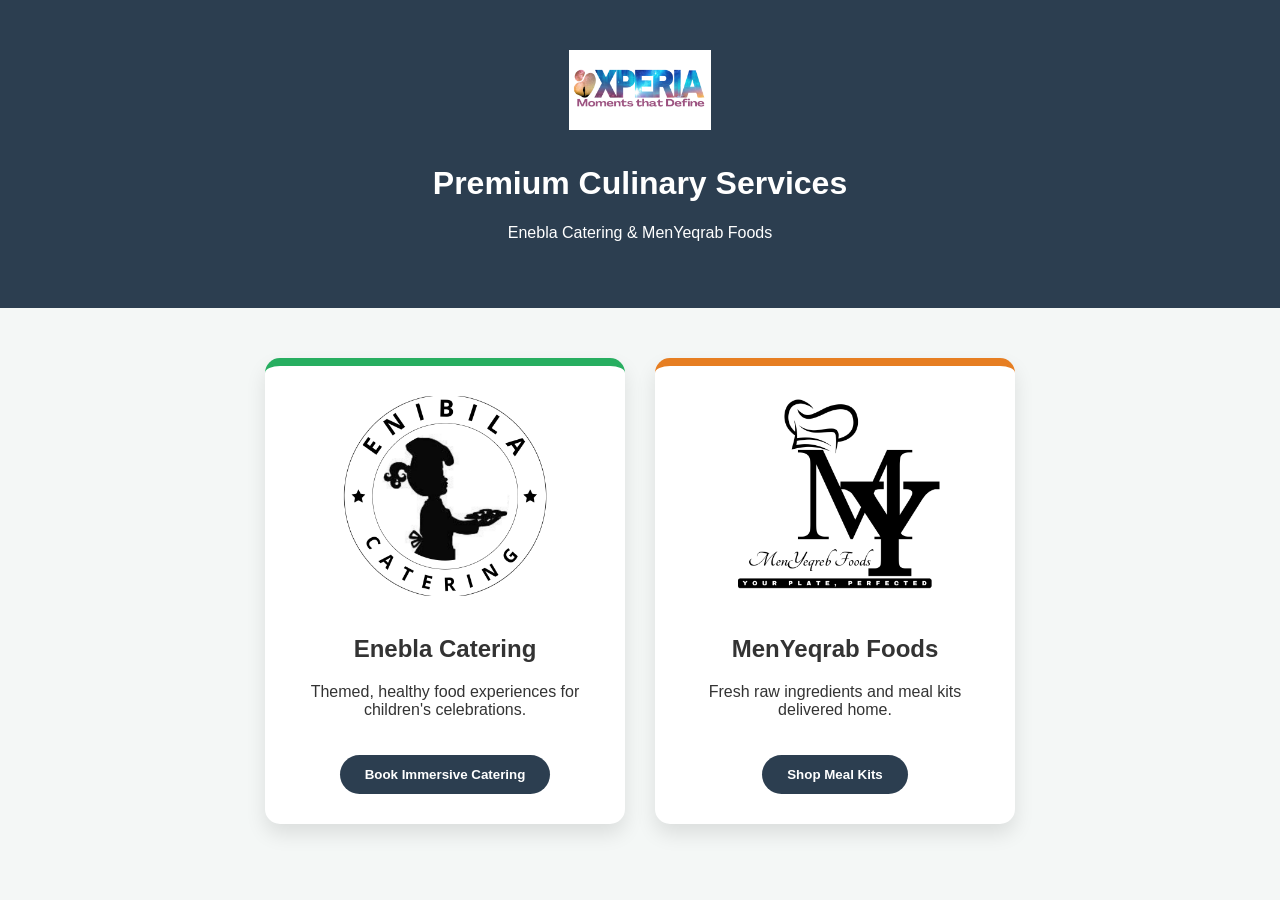
<file: index.html>
<!DOCTYPE html>
<html lang="en">
<head>
    <meta charset="UTF-8">
    <meta name="viewport" content="width=device-width, initial-scale=1.0">
    <title>Enebla & MenYeqrab | Home</title>
    <style>
        /* DESIGN SECTION */
        body { font-family: 'Segoe UI', sans-serif; margin: 0; background: #f4f7f6; color: #333; text-align: center; }
        header { background: #2c3e50; color: white; padding: 50px 20px; }
        
        .container { display: flex; justify-content: center; gap: 30px; padding: 50px 20px; flex-wrap: wrap; }
        
        .card { 
            background: white; padding: 30px; border-radius: 15px; width: 300px; 
            box-shadow: 0 10px 20px rgba(0,0,0,0.1); border-top: 8px solid #27ae60; 
        }
        .card.menyeqrab { border-top-color: #e67e22; }
        
        button { 
            background: #2c3e50; color: white; border: none; padding: 12px 25px; 
            border-radius: 25px; cursor: pointer; font-weight: bold; margin-top: 20px; 
        }
        button:hover { background: #a822e6; }

        /* FORM SECTION (Hidden until button is clicked) */
        #contact-form { 
            display: none; position: fixed; top: 50%; left: 50%; 
            transform: translate(-50%, -50%); background: white; 
            padding: 30px; border-radius: 15px; box-shadow: 0 0 50px rgba(0,0,0,0.5); z-index: 100;
        }
        input, textarea { width: 90%; margin: 10px 0; padding: 10px; border: 1px solid #ddd; border-radius: 5px; }
        .close-btn { background: #ccc; margin-left: 10px; }
    </style>
</head>
<body>

    <header>
        <img src="logo.png" style="height: 80px; margin-bottom: 10px;">
        <h1>Premium Culinary Services</h1>
        <p>Enebla Catering & MenYeqrab Foods</p>
    </header>

   <div class="container">
    <div class="card enebla">
        <img src="catering.jpg" style="width: 100%; height: 200px; object-fit: cover; border-radius: 10px; margin-bottom: 15px;" alt="Enebla Catering">
        <h2>Enebla Catering</h2>
        <p>Themed, healthy food experiences for children's celebrations.</p>
        <button onclick="window.location.href='catering-menu.html'">Book Immersive Catering</button>
    </div>

    <div class="card menyeqrab">
        <img src="food.jpg" style="width: 100%; height: 200px; object-fit: cover; border-radius: 10px; margin-bottom: 15px;" alt="MenYeqrab Foods">
        <h2>MenYeqrab Foods</h2>
        <p>Fresh raw ingredients and meal kits delivered home.</p>
        <button onclick="window.location.href='mealkits-menu.html'">Shop Meal Kits</button>
    </div>
</div>

    <div id="contact-form" style="display:none; position:fixed; top:50%; left:50%; transform:translate(-50%, -50%); background:white; padding:30px; border-radius:15px; box-shadow:0 0 50px rgba(0,0,0,0.5); z-index:100; width: 300px;">
        <h3 id="form-title" style="margin-top:0;">Inquiry</h3>
        
        <form action="https://formspree.io/f/xqeglweb" method="POST">
            <input type="hidden" name="Service_Type" id="form-brand">
            
            <input type="text" name="Name" placeholder="Your Name" style="width:90%; padding:10px; margin-bottom:10px; border:1px solid #ddd; border-radius:5px;" required>
            <input type="text" name="Phone" placeholder="Phone Number" style="width:90%; padding:10px; margin-bottom:10px; border:1px solid #ddd; border-radius:5px;" required>
            <textarea name="Message" placeholder="How can we help?" style="width:90%; padding:10px; margin-bottom:10px; border:1px solid #ddd; border-radius:5px; height:80px;"></textarea>
            
            <button type="submit" style="background:#27ae60; color:white; border:none; padding:10px 20px; border-radius:5px; cursor:pointer; width:100%;">Send Inquiry</button>
            <button type="button" onclick="closeForm()" style="background:#ccc; color:white; border:none; padding:10px 20px; border-radius:5px; cursor:pointer; width:100%; margin-top:5px;">Close</button>
        </form>
    </div>

    <script>
        /* BRAIN SECTION */
        function openForm(title) {
            document.getElementById('contact-form').style.display = 'block';
            document.getElementById('form-title').innerText = "Inquiry for " + title;
        }

        function closeForm() {
            document.getElementById('contact-form').style.display = 'none';
        }

        function submitOrder() {
            const name = document.getElementById('userName').value;
            if(name === "") {
                alert("Please enter your name!");
            } else {
                alert("Thank you, " + name + "! Your request has been sent. We will contact you shortly.");
                closeForm();
            }
        }
    </script>

</body>
</html>
</file>
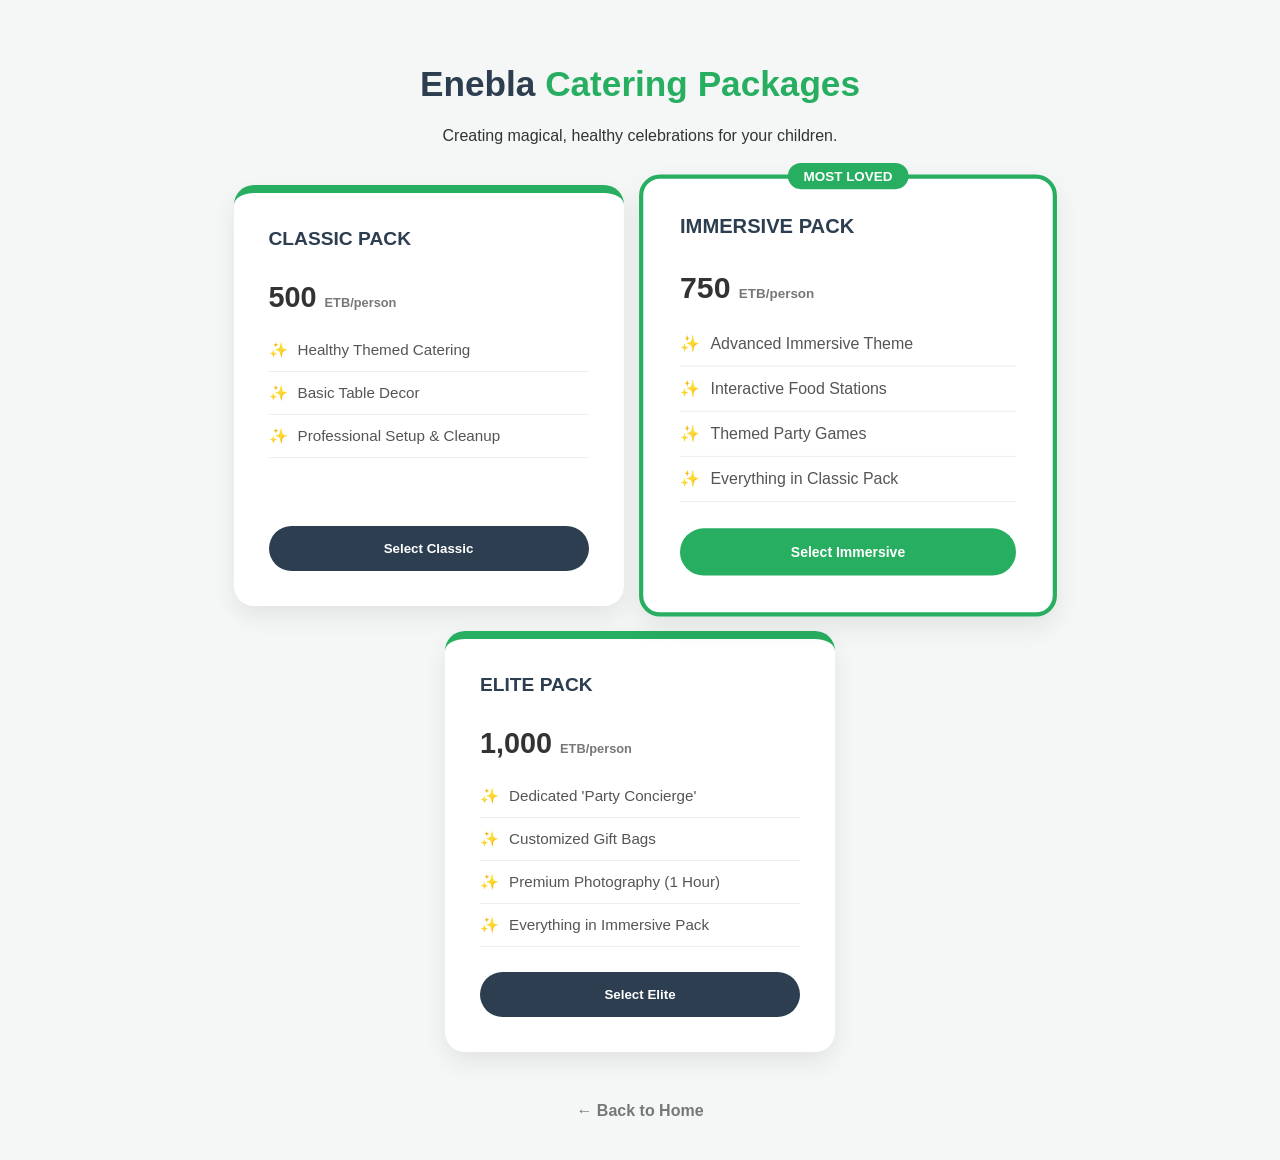
<file: catering-menu.html>
<!DOCTYPE html>
<html lang="en">
<head>
    <meta charset="UTF-8">
    <meta name="viewport" content="width=device-width, initial-scale=1.0">
    <title>Enebla | Catering Packages</title>
    <style>
        body { font-family: 'Segoe UI', sans-serif; margin: 0; background: #f4f7f6; color: #333; text-align: center; padding: 40px 20px; }
        
        .plan-header { margin-bottom: 40px; }
        .plan-header h1 { font-size: 2.2rem; color: #2c3e50; }
        .highlight { color: #27ae60; font-weight: bold; } /* Enebla Green */

        .cards-container { 
            display: flex; 
            justify-content: center; 
            gap: 25px; 
            max-width: 1100px; 
            margin: 0 auto; 
            flex-wrap: wrap;
        }

        .card { 
            background: white; border-radius: 20px; padding: 35px; 
            box-shadow: 0 10px 25px rgba(0,0,0,0.08); 
            display: flex; flex-direction: column; text-align: left;
            width: 320px;
            border-top: 8px solid #27ae60;
            transition: transform 0.3s ease;
            position: relative;
        }
        .card:hover { transform: translateY(-10px); }

        /* Featured Card Styling (Immersive Pack) */
        .card.featured { 
            border: 4px solid #27ae60; 
            transform: scale(1.05);
            z-index: 10;
        }
        .card.featured:hover { transform: scale(1.05) translateY(-10px); }
        
        .badge {
            position: absolute; top: -15px; left: 50%; transform: translateX(-50%);
            background: #27ae60; color: white; padding: 5px 15px; 
            border-radius: 20px; font-size: 0.8rem; font-weight: bold; text-transform: uppercase;
        }

        .card h2 { font-size: 1.2rem; color: #2c3e50; margin-top: 0; text-transform: uppercase; }
        .price { font-size: 1.8rem; font-weight: bold; margin: 15px 0; color: #333; }
        .price small { font-size: 0.8rem; color: #777; }

        ul { list-style: none; padding: 0; margin: 0; flex-grow: 1; }
        li { padding: 12px 0; border-bottom: 1px solid #eee; font-size: 0.95rem; color: #555; display: flex; align-items: flex-start; }
        li::before { content: "✨"; margin-right: 10px; }

        .btn { 
            background: #2c3e50; color: white; border: none; padding: 15px; 
            border-radius: 30px; cursor: pointer; font-weight: bold; 
            margin-top: 25px; width: 100%; transition: 0.3s;
        }
        .btn:hover { background: #27ae60; }

        .back-home { margin-top: 50px; display: inline-block; text-decoration: none; color: #777; font-weight: bold; }
    </style>
</head>
<body>

    <div class="plan-header">
        <h1>Enebla <span class="highlight">Catering Packages</span></h1>
        <p>Creating magical, healthy celebrations for your children.</p>
    </div>

    <div class="cards-container">
        <div class="card">
            <h2>Classic Pack</h2>
            <div class="price">500 <small>ETB/person</small></div>
            <ul>
                <li>Healthy Themed Catering</li>
                <li>Basic Table Decor</li>
                <li>Professional Setup & Cleanup</li>
            </ul>
            <button class="btn" onclick="location.href='https://wa.me/251921785588?text=Hi! I want to book the Enebla Classic Pack'">Select Classic</button>
        </div>

        <div class="card featured">
            <div class="badge">Most Loved</div>
            <h2>Immersive Pack</h2>
            <div class="price">750 <small>ETB/person</small></div>
            <ul>
                <li>Advanced Immersive Theme</li>
                <li>Interactive Food Stations</li>
                <li>Themed Party Games</li>
                <li>Everything in Classic Pack</li>
            </ul>
            <button class="btn" style="background:#27ae60;" onclick="location.href='https://wa.me/251921785588?text=Hi! I want to book the Enebla Immersive Pack'">Select Immersive</button>
        </div>

        <div class="card">
            <h2>Elite Pack</h2>
            <div class="price">1,000 <small>ETB/person</small></div>
            <ul>
                <li>Dedicated 'Party Concierge'</li>
                <li>Customized Gift Bags</li>
                <li>Premium Photography (1 Hour)</li>
                <li>Everything in Immersive Pack</li>
            </ul>
            <button class="btn" onclick="location.href='https://wa.me/251921785588?text=Hi! I want to book the Enebla Elite Pack'">Select Elite</button>
        </div>
    </div>

    <a href="index.html" class="back-home">← Back to Home</a>

</body>
</html>
</file>
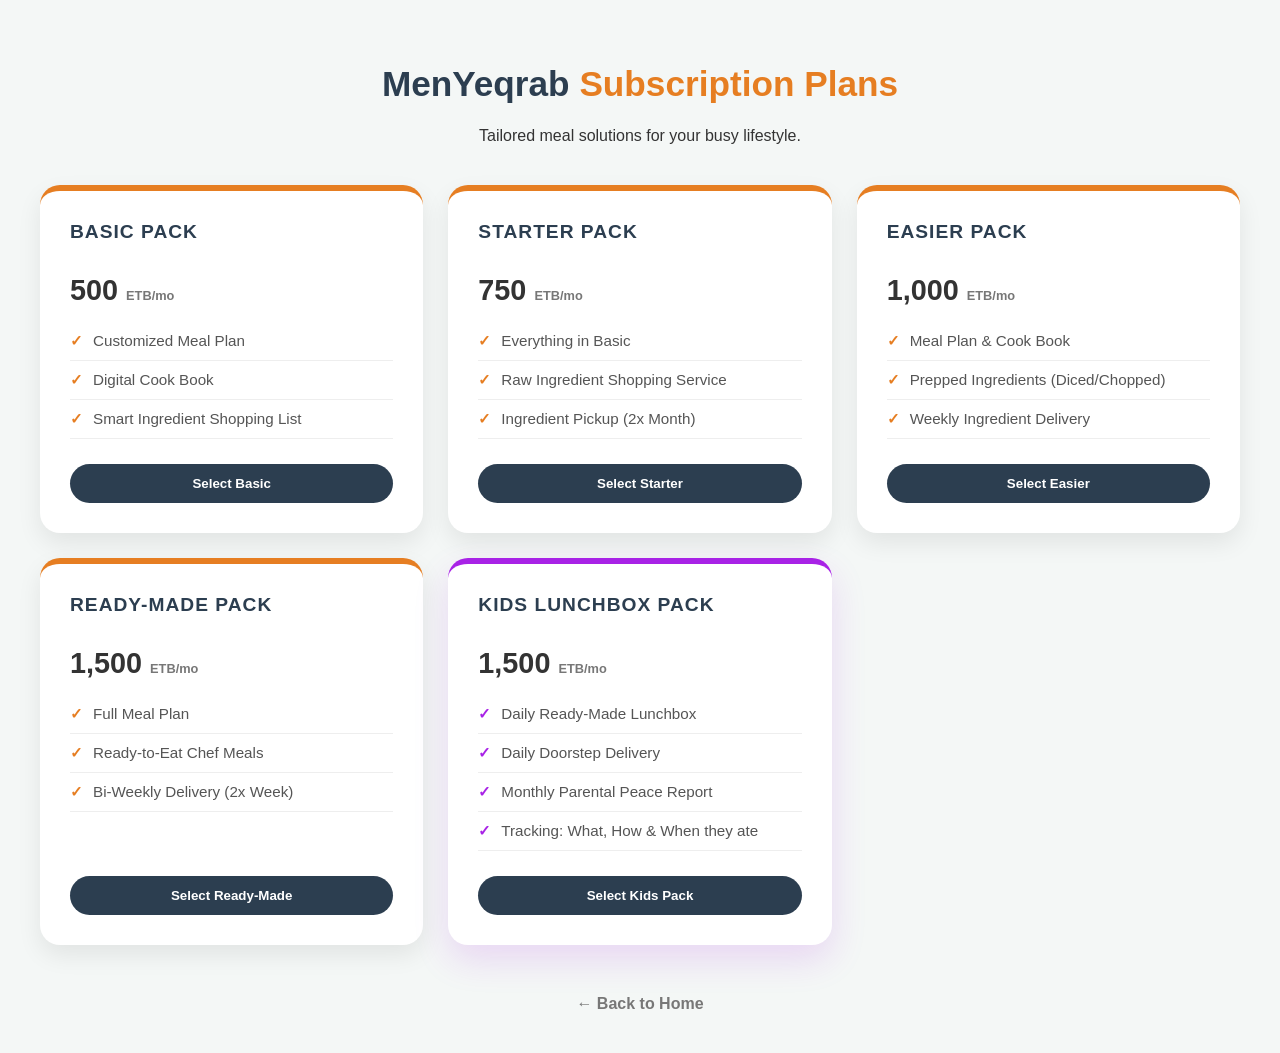
<file: mealkits-menu.html>
<!DOCTYPE html>
<html lang="en">
<head>
    <meta charset="UTF-8">
    <meta name="viewport" content="width=device-width, initial-scale=1.0">
    <title>MenYeqrab | Subscription Plans</title>
    <style>
        body { font-family: 'Segoe UI', sans-serif; margin: 0; background: #f4f7f6; color: #333; text-align: center; padding: 40px 20px; }
        .plan-header { margin-bottom: 40px; }
        .plan-header h1 { font-size: 2.2rem; color: #2c3e50; }
        .highlight { color: #e67e22; font-weight: bold; }

        .cards-grid { 
            display: grid; 
            grid-template-columns: repeat(auto-fit, minmax(300px, 1fr)); 
            gap: 25px; 
            max-width: 1200px; 
            margin: 0 auto; 
        }

        .card { 
            background: white; border-radius: 20px; padding: 30px; 
            box-shadow: 0 10px 25px rgba(0,0,0,0.08); 
            display: flex; flex-direction: column; text-align: left;
            border-top: 6px solid #e67e22;
            transition: transform 0.3s ease;
        }
        .card:hover { transform: translateY(-10px); }

        .card h2 { font-size: 1.2rem; color: #2c3e50; margin-top: 0; text-transform: uppercase; letter-spacing: 1px; }
        .price { font-size: 1.8rem; font-weight: bold; margin: 15px 0; color: #333; }
        .price small { font-size: 0.8rem; color: #777; }

        ul { list-style: none; padding: 0; margin: 0; flex-grow: 1; }
        li { padding: 10px 0; border-bottom: 1px solid #eee; font-size: 0.95rem; color: #555; display: flex; align-items: flex-start; }
        li::before { content: "✓"; color: #e67e22; font-weight: bold; margin-right: 10px; }

        .btn { 
            background: #2c3e50; color: white; border: none; padding: 12px; 
            border-radius: 25px; cursor: pointer; font-weight: bold; 
            margin-top: 25px; width: 100%; transition: 0.3s;
        }
        .btn:hover { background: #e67e22; }

        .card.premium { border-top-color: #a822e6; box-shadow: 0 15px 35px rgba(168, 34, 230, 0.15); }
        .card.premium li::before { color: #a822e6; }
        .card.premium .btn:hover { background: #a822e6; }

        .back-home { margin-top: 50px; display: inline-block; text-decoration: none; color: #777; font-weight: bold; }
    </style>
</head>
<body>

    <div class="plan-header">
        <h1>MenYeqrab <span class="highlight">Subscription Plans</span></h1>
        <p>Tailored meal solutions for your busy lifestyle.</p>
    </div>

    <div class="cards-grid">
        <div class="card">
            <h2>Basic Pack</h2>
            <div class="price">500 <small>ETB/mo</small></div>
            <ul>
                <li>Customized Meal Plan</li>
                <li>Digital Cook Book</li>
                <li>Smart Ingredient Shopping List</li>
            </ul>
            <button class="btn" onclick="location.href='https://wa.me/251921785588?text=Hi! I am interested in the MenYeqrab Basic Pack'">Select Basic</button>
        </div>

        <div class="card">
            <h2>Starter Pack</h2>
            <div class="price">750 <small>ETB/mo</small></div>
            <ul>
                <li>Everything in Basic</li>
                <li>Raw Ingredient Shopping Service</li>
                <li>Ingredient Pickup (2x Month)</li>
            </ul>
            <button class="btn" onclick="location.href='https://wa.me/251921785588?text=Hi! I am interested in the MenYeqrab Starter Pack'">Select Starter</button>
        </div>

        <div class="card">
            <h2>Easier Pack</h2>
            <div class="price">1,000 <small>ETB/mo</small></div>
            <ul>
                <li>Meal Plan & Cook Book</li>
                <li>Prepped Ingredients (Diced/Chopped)</li>
                <li>Weekly Ingredient Delivery</li>
            </ul>
            <button class="btn" onclick="location.href='https://wa.me/251921785588?text=Hi! I am interested in the MenYeqrab Easier Pack'">Select Easier</button>
        </div>

        <div class="card">
            <h2>Ready-Made Pack</h2>
            <div class="price">1,500 <small>ETB/mo</small></div>
            <ul>
                <li>Full Meal Plan</li>
                <li>Ready-to-Eat Chef Meals</li>
                <li>Bi-Weekly Delivery (2x Week)</li>
            </ul>
            <button class="btn" onclick="location.href='https://wa.me/251921785588?text=Hi! I am interested in the MenYeqrab Ready-Made Pack'">Select Ready-Made</button>
        </div>

        <div class="card premium">
            <h2>Kids Lunchbox Pack</h2>
            <div class="price">1,500 <small>ETB/mo</small></div>
            <ul>
                <li>Daily Ready-Made Lunchbox</li>
                <li>Daily Doorstep Delivery</li>
                <li>Monthly Parental Peace Report</li>
                <li>Tracking: What, How & When they ate</li>
            </ul>
            <button class="btn" onclick="location.href='https://wa.me/251921785588?text=Hi! I am interested in the MenYeqrab Kids Lunchbox Pack'">Select Kids Pack</button>
        </div>
    </div>

    <a href="index.html" class="back-home">← Back to Home</a>

</body>
</html>
</file>
